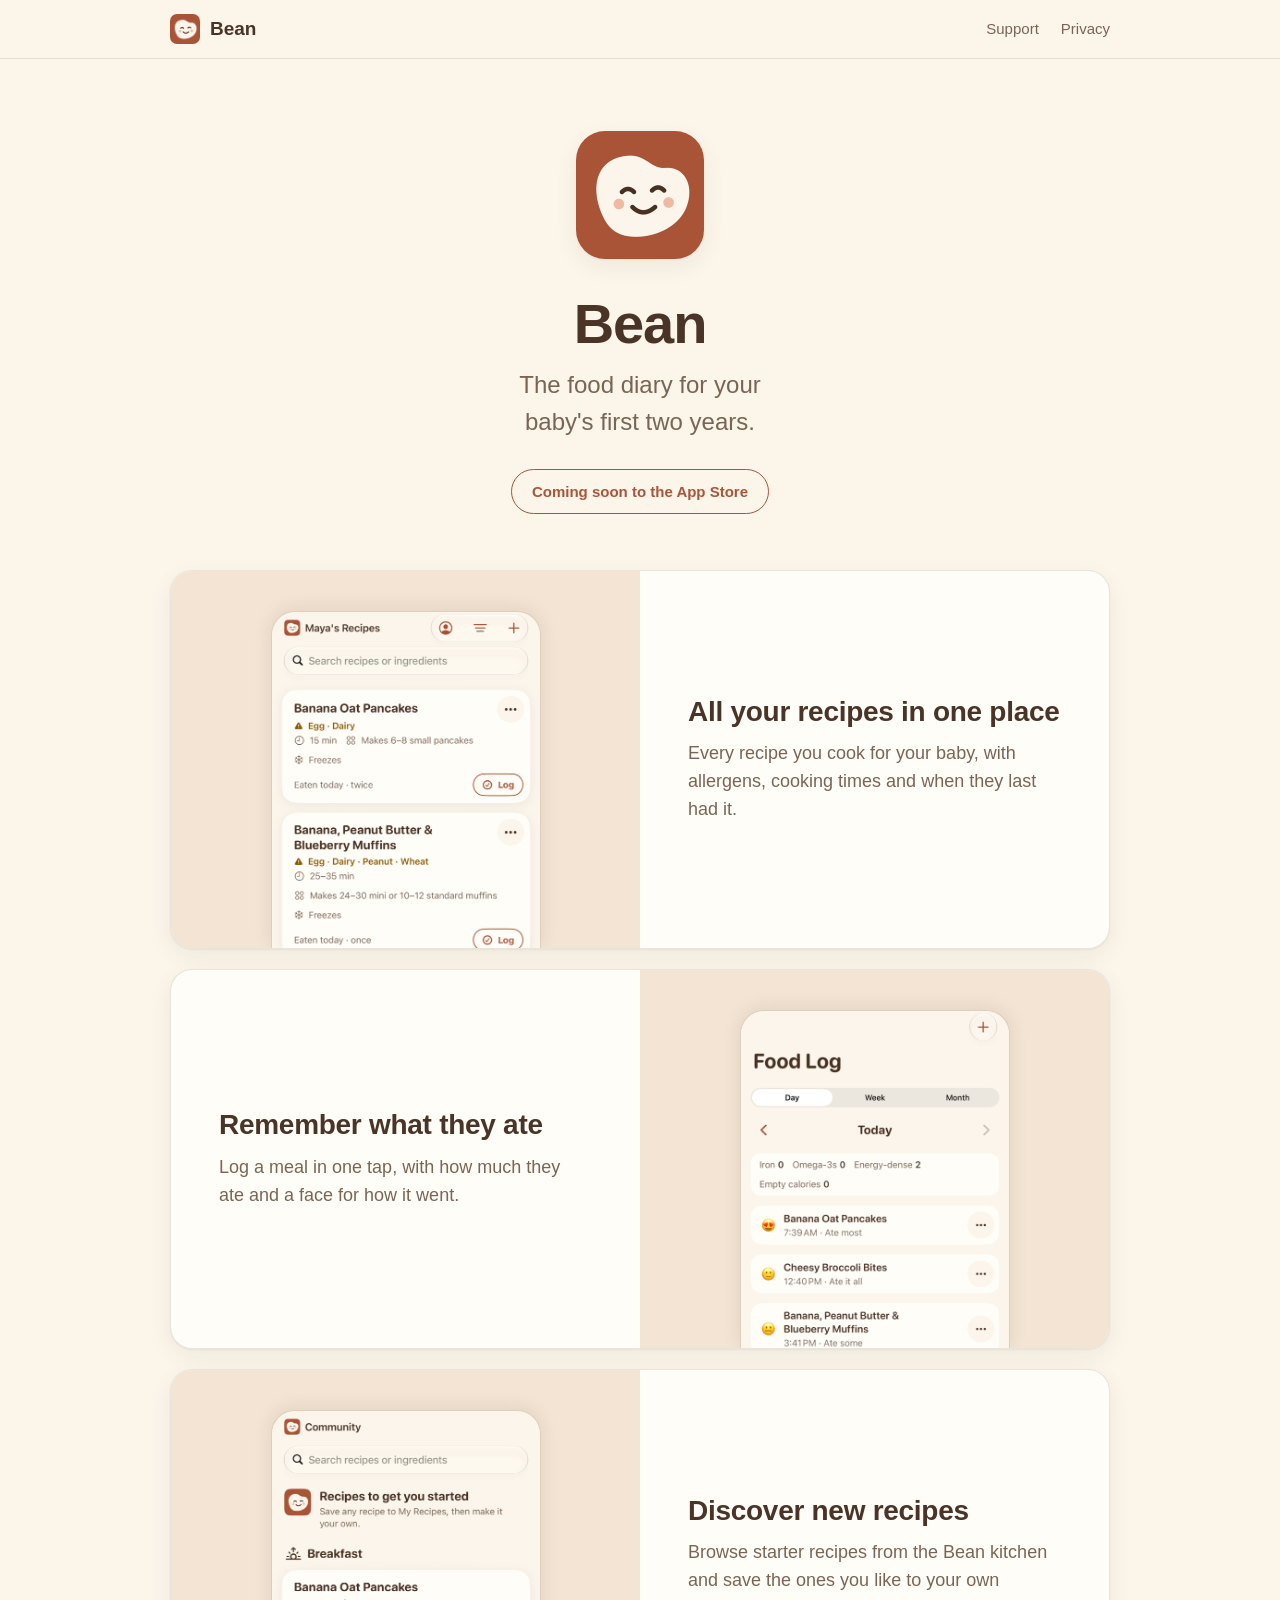
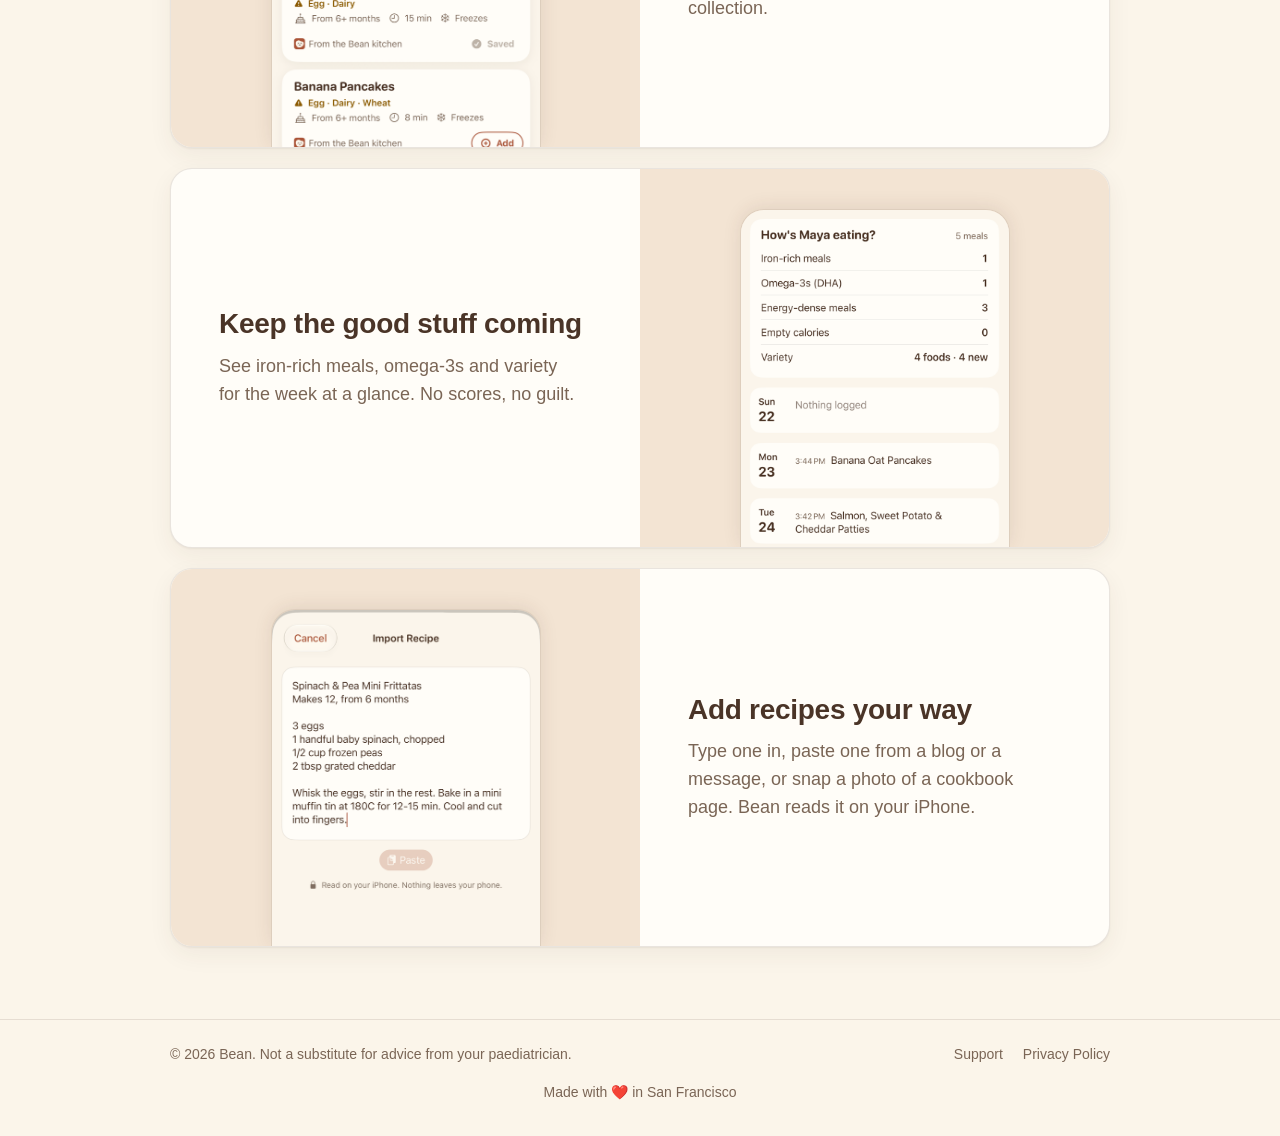
<file: index.html>
<!doctype html>
<html lang="en">
<head>
  <meta charset="utf-8">
  <meta name="viewport" content="width=device-width, initial-scale=1, viewport-fit=cover">
  <title>Bean: Baby Food Diary</title>
  <meta name="description" content="Bean is the food diary for your baby's first two years. Your recipes, what they ate, and what they loved, all in one place.">
  <link rel="icon" href="icon.png">
  <link rel="apple-touch-icon" href="apple-touch-icon.png">
  <link rel="stylesheet" href="style.css">
</head>
<body>
  <header class="nav">
    <div class="wrap">
      <a class="brand" href="index.html"><img src="icon.png" alt="">Bean</a>
      <nav class="nav-links">
        <a href="support.html">Support</a>
        <a href="privacy.html">Privacy</a>
      </nav>
    </div>
  </header>

  <main class="wrap">
    <section class="hero">
      <img class="icon" src="icon.png" alt="The Bean app icon: a smiling cream bean on terracotta">
      <h1>Bean</h1>
      <p class="tagline">The food diary for your baby's first two years.</p>
      <span class="pill">Coming soon to the App Store</span>
    </section>

    <section class="features" aria-label="What Bean does">
      <div class="feature">
        <div class="shot"><img src="images/recipes.png" alt="Bean's recipe list showing allergens, cooking times and when each recipe was last eaten" width="579" height="900" loading="lazy"></div>
        <div class="feature-text">
          <h2>All your recipes in one place</h2>
          <p>Every recipe you cook for your baby, with allergens, cooking times and when they last had it.</p>
        </div>
      </div>
      <div class="feature">
        <div class="shot"><img src="images/food-log.png" alt="Bean's Food Log showing today's meals, each with a time, how much was eaten and a face for how it went" width="579" height="900" loading="lazy"></div>
        <div class="feature-text">
          <h2>Remember what they ate</h2>
          <p>Log a meal in one tap, with how much they ate and a face for how it went.</p>
        </div>
      </div>
      <div class="feature">
        <div class="shot"><img src="images/community.png" alt="Bean's Community tab with starter recipes like Banana Oat Pancakes, ready to save" width="579" height="900" loading="lazy"></div>
        <div class="feature-text">
          <h2>Discover new recipes</h2>
          <p>Browse starter recipes from the Bean kitchen and save the ones you like to your own collection.</p>
        </div>
      </div>
      <div class="feature">
        <div class="shot"><img src="images/weekly-summary.png" alt="Bean's weekly summary counting iron-rich meals, omega-3s and how many different foods were eaten" width="579" height="900" loading="lazy"></div>
        <div class="feature-text">
          <h2>Keep the good stuff coming</h2>
          <p>See iron-rich meals, omega-3s and variety for the week at a glance. No scores, no guilt.</p>
        </div>
      </div>
      <div class="feature">
        <div class="shot"><img src="images/add-recipes.png" alt="Bean's Import Recipe screen with a recipe pasted in, ready to read" width="579" height="900" loading="lazy"></div>
        <div class="feature-text">
          <h2>Add recipes your way</h2>
          <p>Type one in, paste one from a blog or a message, or snap a photo of a cookbook page. Bean reads it on your iPhone.</p>
        </div>
      </div>
    </section>
  </main>

  <footer class="footer">
    <div class="wrap">
      <span>© 2026 Bean. Not a substitute for advice from your paediatrician.</span>
      <nav><a href="support.html">Support</a><a href="privacy.html">Privacy Policy</a></nav>
      <p class="made-in">Made with <span role="img" aria-label="love">❤️</span> in San Francisco</p>
    </div>
  </footer>
</body>
</html>
</file>
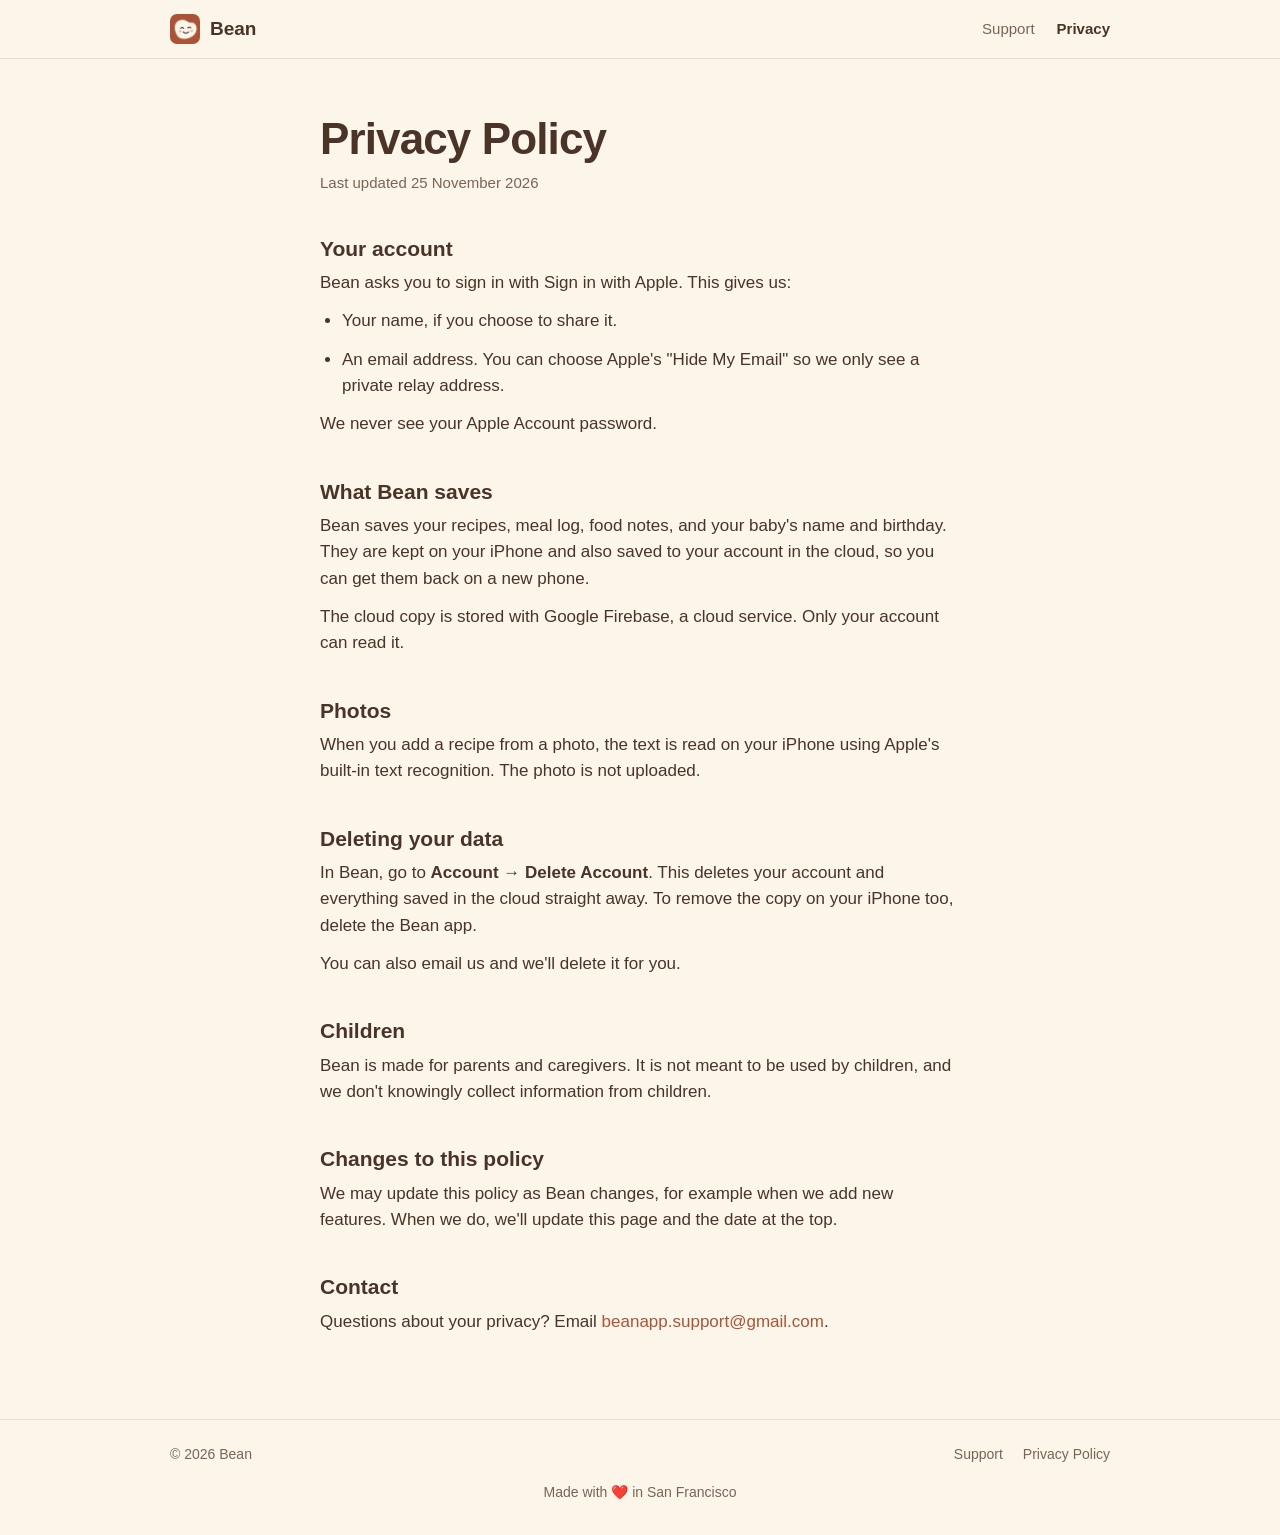
<file: privacy.html>
<!doctype html>
<html lang="en">
<head>
  <meta charset="utf-8">
  <meta name="viewport" content="width=device-width, initial-scale=1, viewport-fit=cover">
  <title>Privacy Policy · Bean</title>
  <link rel="icon" href="icon.png">
  <link rel="apple-touch-icon" href="apple-touch-icon.png">
  <link rel="stylesheet" href="style.css">
</head>
<body>
  <header class="nav">
    <div class="wrap">
      <a class="brand" href="index.html"><img src="icon.png" alt="">Bean</a>
      <nav class="nav-links">
        <a href="support.html">Support</a>
        <a href="privacy.html" aria-current="page">Privacy</a>
      </nav>
    </div>
  </header>

  <main class="wrap doc">
    <h1>Privacy Policy</h1>
    <p class="updated">Last updated 25 November 2026</p>

    <h2>Your account</h2>
    <p>Bean asks you to sign in with Sign in with Apple. This gives us:</p>
    <ul>
      <li>Your name, if you choose to share it.</li>
      <li>An email address. You can choose Apple's "Hide My Email" so we only see a private relay address.</li>
    </ul>
    <p>We never see your Apple Account password.</p>

    <h2>What Bean saves</h2>
    <p>Bean saves your recipes, meal log, food notes, and your baby's name and birthday. They are kept on your iPhone and also saved to your account in the cloud, so you can get them back on a new phone.</p>
    <p>The cloud copy is stored with Google Firebase, a cloud service. Only your account can read it.</p>

    <h2>Photos</h2>
    <p>When you add a recipe from a photo, the text is read on your iPhone using Apple's built-in text recognition. The photo is not uploaded.</p>

    <h2>Deleting your data</h2>
    <p>In Bean, go to <strong>Account → Delete Account</strong>. This deletes your account and everything saved in the cloud straight away. To remove the copy on your iPhone too, delete the Bean app.</p>
    <p>You can also email us and we'll delete it for you.</p>

    <h2>Children</h2>
    <p>Bean is made for parents and caregivers. It is not meant to be used by children, and we don't knowingly collect information from children.</p>

    <h2>Changes to this policy</h2>
    <p>We may update this policy as Bean changes, for example when we add new features. When we do, we'll update this page and the date at the top.</p>

    <h2>Contact</h2>
    <p>Questions about your privacy? Email <a href="mailto:beanapp.support@gmail.com">beanapp.support@gmail.com</a>.</p>
  </main>

  <footer class="footer">
    <div class="wrap">
      <span>© 2026 Bean</span>
      <nav><a href="support.html">Support</a><a href="privacy.html">Privacy Policy</a></nav>
      <p class="made-in">Made with <span role="img" aria-label="love">❤️</span> in San Francisco</p>
    </div>
  </footer>
</body>
</html>
</file>
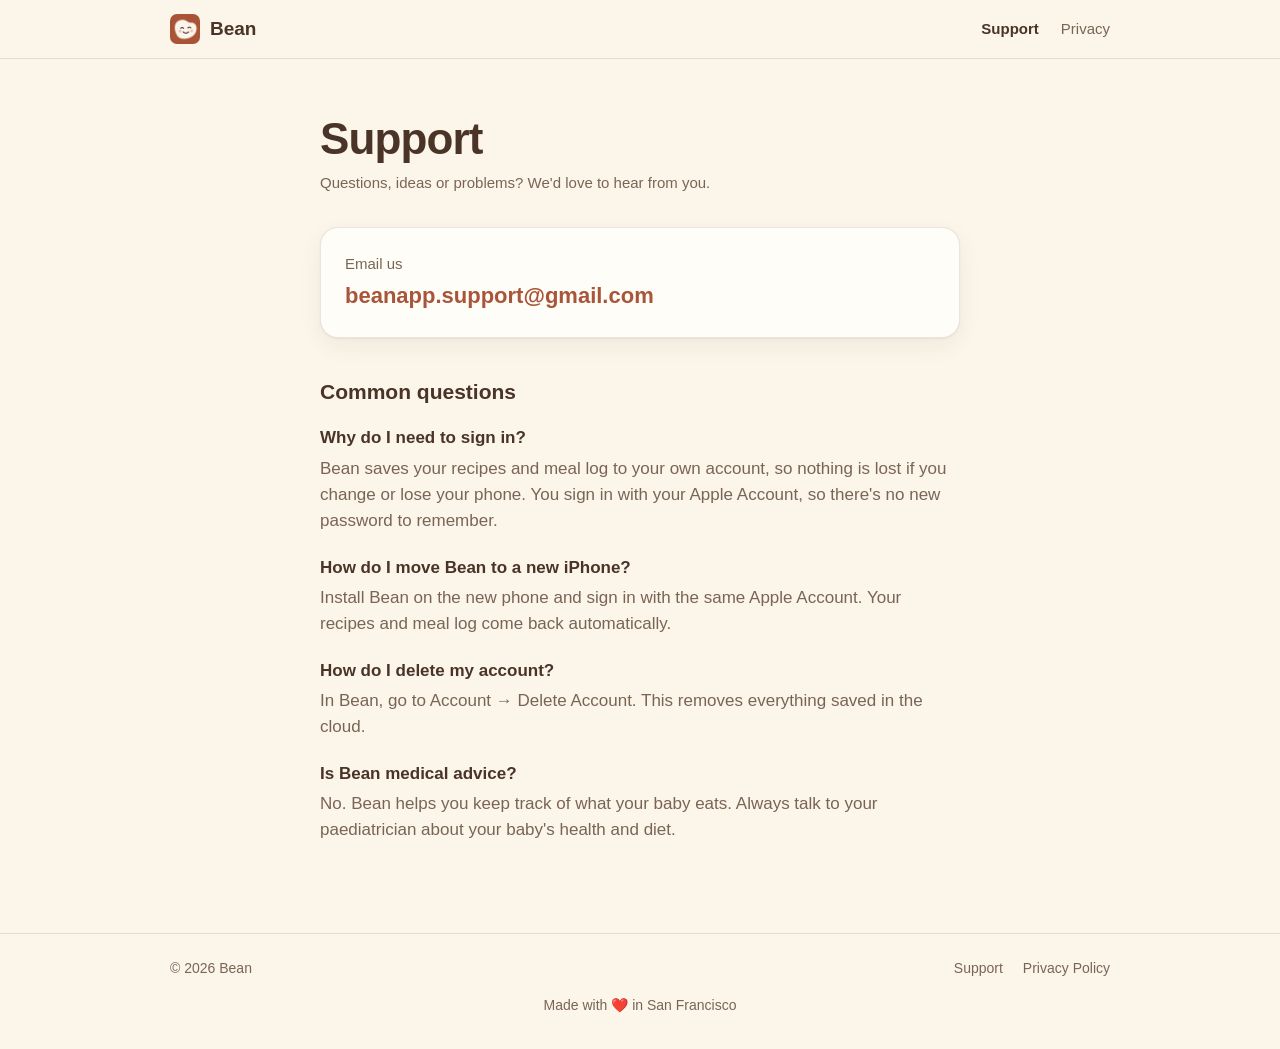
<file: support.html>
<!doctype html>
<html lang="en">
<head>
  <meta charset="utf-8">
  <meta name="viewport" content="width=device-width, initial-scale=1, viewport-fit=cover">
  <title>Support · Bean</title>
  <link rel="icon" href="icon.png">
  <link rel="apple-touch-icon" href="apple-touch-icon.png">
  <link rel="stylesheet" href="style.css">
</head>
<body>
  <header class="nav">
    <div class="wrap">
      <a class="brand" href="index.html"><img src="icon.png" alt="">Bean</a>
      <nav class="nav-links">
        <a href="support.html" aria-current="page">Support</a>
        <a href="privacy.html">Privacy</a>
      </nav>
    </div>
  </header>

  <main class="wrap doc">
    <h1>Support</h1>
    <p class="updated">Questions, ideas or problems? We'd love to hear from you.</p>

    <div class="contact-card">
      <p class="label">Email us</p>
      <a class="email" href="mailto:beanapp.support@gmail.com">beanapp.support@<wbr>gmail.com</a>
    </div>

    <h2>Common questions</h2>
    <dl class="faq">
      <dt>Why do I need to sign in?</dt>
      <dd>Bean saves your recipes and meal log to your own account, so nothing is lost if you change or lose your phone. You sign in with your Apple Account, so there's no new password to remember.</dd>

      <dt>How do I move Bean to a new iPhone?</dt>
      <dd>Install Bean on the new phone and sign in with the same Apple Account. Your recipes and meal log come back automatically.</dd>

      <dt>How do I delete my account?</dt>
      <dd>In Bean, go to Account → Delete Account. This removes everything saved in the cloud.</dd>

      <dt>Is Bean medical advice?</dt>
      <dd>No. Bean helps you keep track of what your baby eats. Always talk to your paediatrician about your baby's health and diet.</dd>
    </dl>
  </main>

  <footer class="footer">
    <div class="wrap">
      <span>© 2026 Bean</span>
      <nav><a href="support.html">Support</a><a href="privacy.html">Privacy Policy</a></nav>
      <p class="made-in">Made with <span role="img" aria-label="love">❤️</span> in San Francisco</p>
    </div>
  </footer>
</body>
</html>
</file>
<file: style.css>
/* Bean website. Same colours as the app (Bean/Theme.swift), with a
   day and a night version. Uses Apple's own system font (San Francisco). */
:root {
  --cream: #FBF5EA;      /* page background */
  --card: #FFFDF8;       /* card background */
  --terracotta: #A9553A; /* accent */
  --on-accent: #FFFFFF;
  --brown: #4A3427;      /* main text */
  --soft: #7A6555;       /* lighter text */
  --line: rgba(74, 52, 39, 0.12);
  --panel: #F3E4D3;      /* tinted area behind app screenshots */
  --shadow: 0 1px 2px rgba(74, 52, 39, 0.06), 0 8px 24px rgba(74, 52, 39, 0.06);
  --font: -apple-system, BlinkMacSystemFont, "SF Pro Text", "Helvetica Neue", Helvetica, Arial, sans-serif;
  --font-display: -apple-system, BlinkMacSystemFont, "SF Pro Display", "Helvetica Neue", Helvetica, Arial, sans-serif;
  color-scheme: light;
}
@media (prefers-color-scheme: dark) {
  :root {
    --cream: #1E1813;
    --card: #2B231C;
    --terracotta: #E08A6B;
    --on-accent: #1E1813;
    --brown: #F3E8D8;
    --soft: #B8A592;
    --line: rgba(243, 232, 216, 0.12);
    --panel: #3A2E25;
    --shadow: none;
    color-scheme: dark;
  }
}

* { box-sizing: border-box; }
html { -webkit-text-size-adjust: 100%; }
body {
  margin: 0;
  background: var(--cream);
  color: var(--brown);
  font-family: var(--font);
  font-size: 17px;
  line-height: 1.55;
  -webkit-font-smoothing: antialiased;
}
a { color: var(--terracotta); text-decoration: none; }
a:hover { text-decoration: underline; }
a:focus-visible { outline: 2px solid var(--terracotta); outline-offset: 3px; border-radius: 4px; }
img { max-width: 100%; }

.wrap {
  max-width: 980px;
  margin: 0 auto;
  padding-left: max(20px, env(safe-area-inset-left, 0px));
  padding-right: max(20px, env(safe-area-inset-right, 0px));
}

/* Top bar */
.nav {
  border-bottom: 1px solid var(--line);
}
.nav .wrap {
  display: flex;
  align-items: center;
  justify-content: space-between;
  gap: 16px;
  padding-block: 14px;
}
.brand {
  display: flex;
  align-items: center;
  gap: 10px;
  color: var(--brown);
  font-weight: 600;
  font-size: 19px;
}
.brand:hover { text-decoration: none; }
.brand img { width: 30px; height: 30px; border-radius: 7px; }
.nav-links { display: flex; gap: 22px; font-size: 15px; }
.nav-links a { color: var(--soft); }
.nav-links a[aria-current="page"] { color: var(--brown); font-weight: 600; }

/* Home: hero */
.hero { text-align: center; padding-block: 72px 56px; }
.hero .icon {
  width: 128px; height: 128px;
  border-radius: 29px;
  box-shadow: var(--shadow);
}
.hero h1 {
  font-family: var(--font-display);
  font-size: clamp(40px, 7vw, 56px);
  line-height: 1.05;
  letter-spacing: -0.02em;
  font-weight: 700;
  margin: 28px 0 12px;
}
.hero .tagline {
  font-size: clamp(20px, 3vw, 24px);
  color: var(--soft);
  max-width: 30ch;
  margin: 0 auto;
  text-wrap: balance;
}
.pill {
  display: inline-block;
  margin-top: 28px;
  padding: 10px 20px;
  border-radius: 999px;
  border: 1.5px solid var(--terracotta);
  color: var(--terracotta);
  font-weight: 600;
  font-size: 15px;
}

/* Home: features, one row each, screenshot and text side by side (alternating) */
.features {
  display: flex;
  flex-direction: column;
  gap: 20px;
  padding-bottom: 72px;
}
.feature {
  display: grid;
  grid-template-columns: minmax(0, 1fr) minmax(0, 1fr);
  align-items: center;
  background: var(--card);
  border-radius: 22px;
  overflow: hidden;
  box-shadow: var(--shadow);
  border: 1px solid var(--line);
}
.feature:nth-child(even) .shot { order: 2; }
/* App screenshot, shown as the top of a phone screen rising from a tinted panel */
.shot {
  align-self: stretch;
  display: flex;
  align-items: flex-end;
  justify-content: center;
  background: var(--panel);
  padding: 40px 40px 0;
}
.shot img {
  display: block;
  width: 100%;
  max-width: 270px;
  height: auto;
  aspect-ratio: 4 / 5;
  object-fit: cover;
  object-position: top;
  border-radius: 24px 24px 0 0;
  border: 1px solid var(--line);
  border-bottom: 0;
  box-shadow: 0 -2px 18px rgba(74, 52, 39, 0.10);
}
.feature-text { padding: 40px 48px; min-width: 0; }
.feature h2 {
  font-family: var(--font-display);
  font-size: clamp(22px, 3vw, 28px);
  line-height: 1.2;
  letter-spacing: -0.01em;
  margin: 0 0 12px;
  text-wrap: balance;
}
.feature p { margin: 0; color: var(--soft); font-size: 18px; max-width: 36ch; }
@media (max-width: 760px) {
  .feature { grid-template-columns: 1fr; }
  .feature:nth-child(even) .shot { order: 0; }
  .shot { padding: 28px 28px 0; }
  .feature-text { padding: 22px 24px 26px; }
  .feature p { font-size: 16px; }
  .hero { padding-block: 48px 40px; }
}

/* Text pages (Privacy, Support) */
.doc { max-width: 680px; padding-block: 56px 72px; }
.doc h1 {
  font-family: var(--font-display);
  font-size: clamp(32px, 6vw, 44px);
  letter-spacing: -0.02em;
  line-height: 1.1;
  margin: 0 0 8px;
}
.doc .updated { color: var(--soft); margin: 0 0 32px; font-size: 15px; }
.doc h2 { font-size: 21px; margin: 40px 0 8px; line-height: 1.3; }
.doc p, .doc li { margin: 0 0 12px; }
.doc ul { padding-left: 22px; margin: 0 0 12px; }
.summary {
  background: var(--card);
  border: 1px solid var(--line);
  border-radius: 16px;
  padding: 20px 22px;
  box-shadow: var(--shadow);
}
.summary p:last-child { margin-bottom: 0; }

.contact-card {
  background: var(--card);
  border: 1px solid var(--line);
  border-radius: 18px;
  padding: 24px;
  box-shadow: var(--shadow);
  margin-bottom: 8px;
}
.contact-card .label { color: var(--soft); font-size: 15px; margin: 0 0 4px; }
.contact-card .email { font-size: clamp(19px, 5vw, 22px); font-weight: 600; overflow-wrap: break-word; }
.faq dt { font-weight: 600; margin-top: 20px; }
.faq dd { margin: 4px 0 0; color: var(--soft); }

/* Footer */
.footer { border-top: 1px solid var(--line); color: var(--soft); font-size: 14px; }
.footer .wrap {
  display: flex;
  flex-wrap: wrap;
  justify-content: space-between;
  gap: 8px 24px;
  padding-block: 24px 32px;
}
.footer nav { display: flex; gap: 20px; }
.footer a { color: var(--soft); }
.footer .made-in { flex-basis: 100%; margin: 8px 0 0; text-align: center; }
</file>
